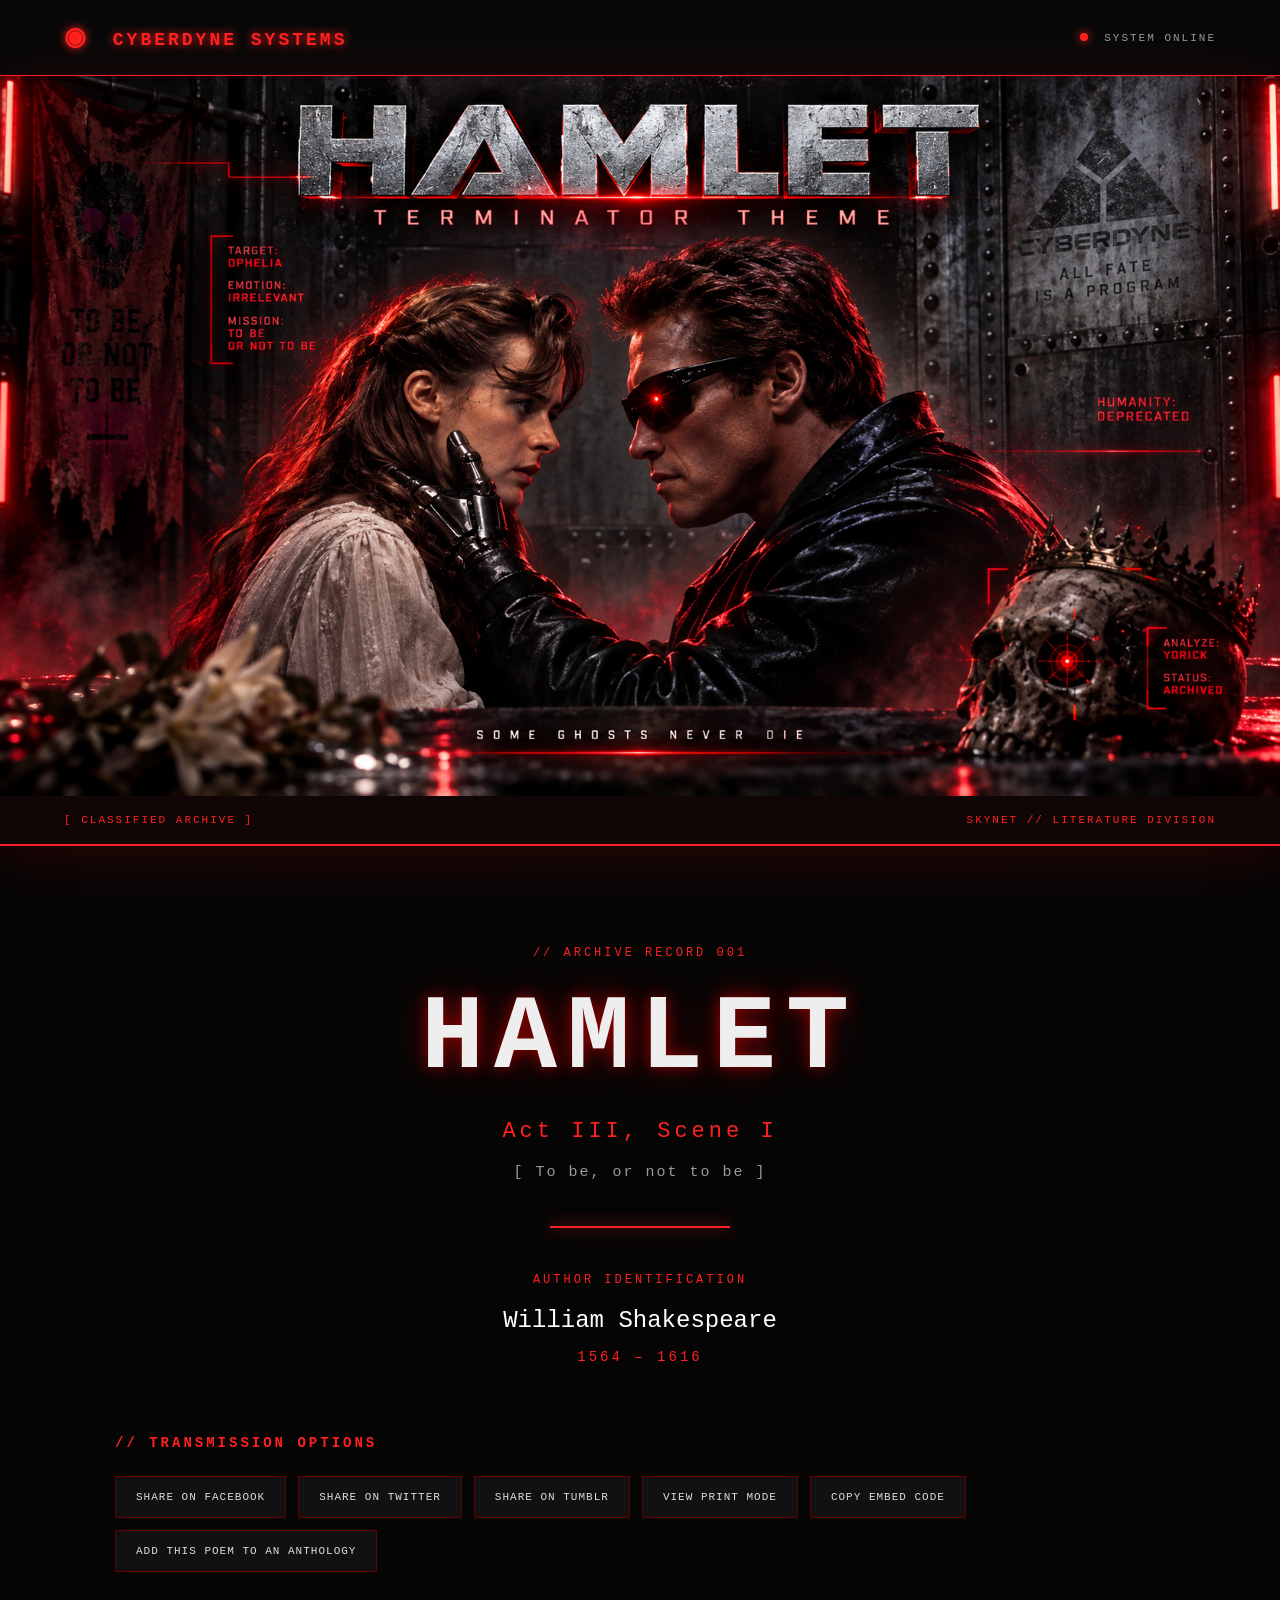
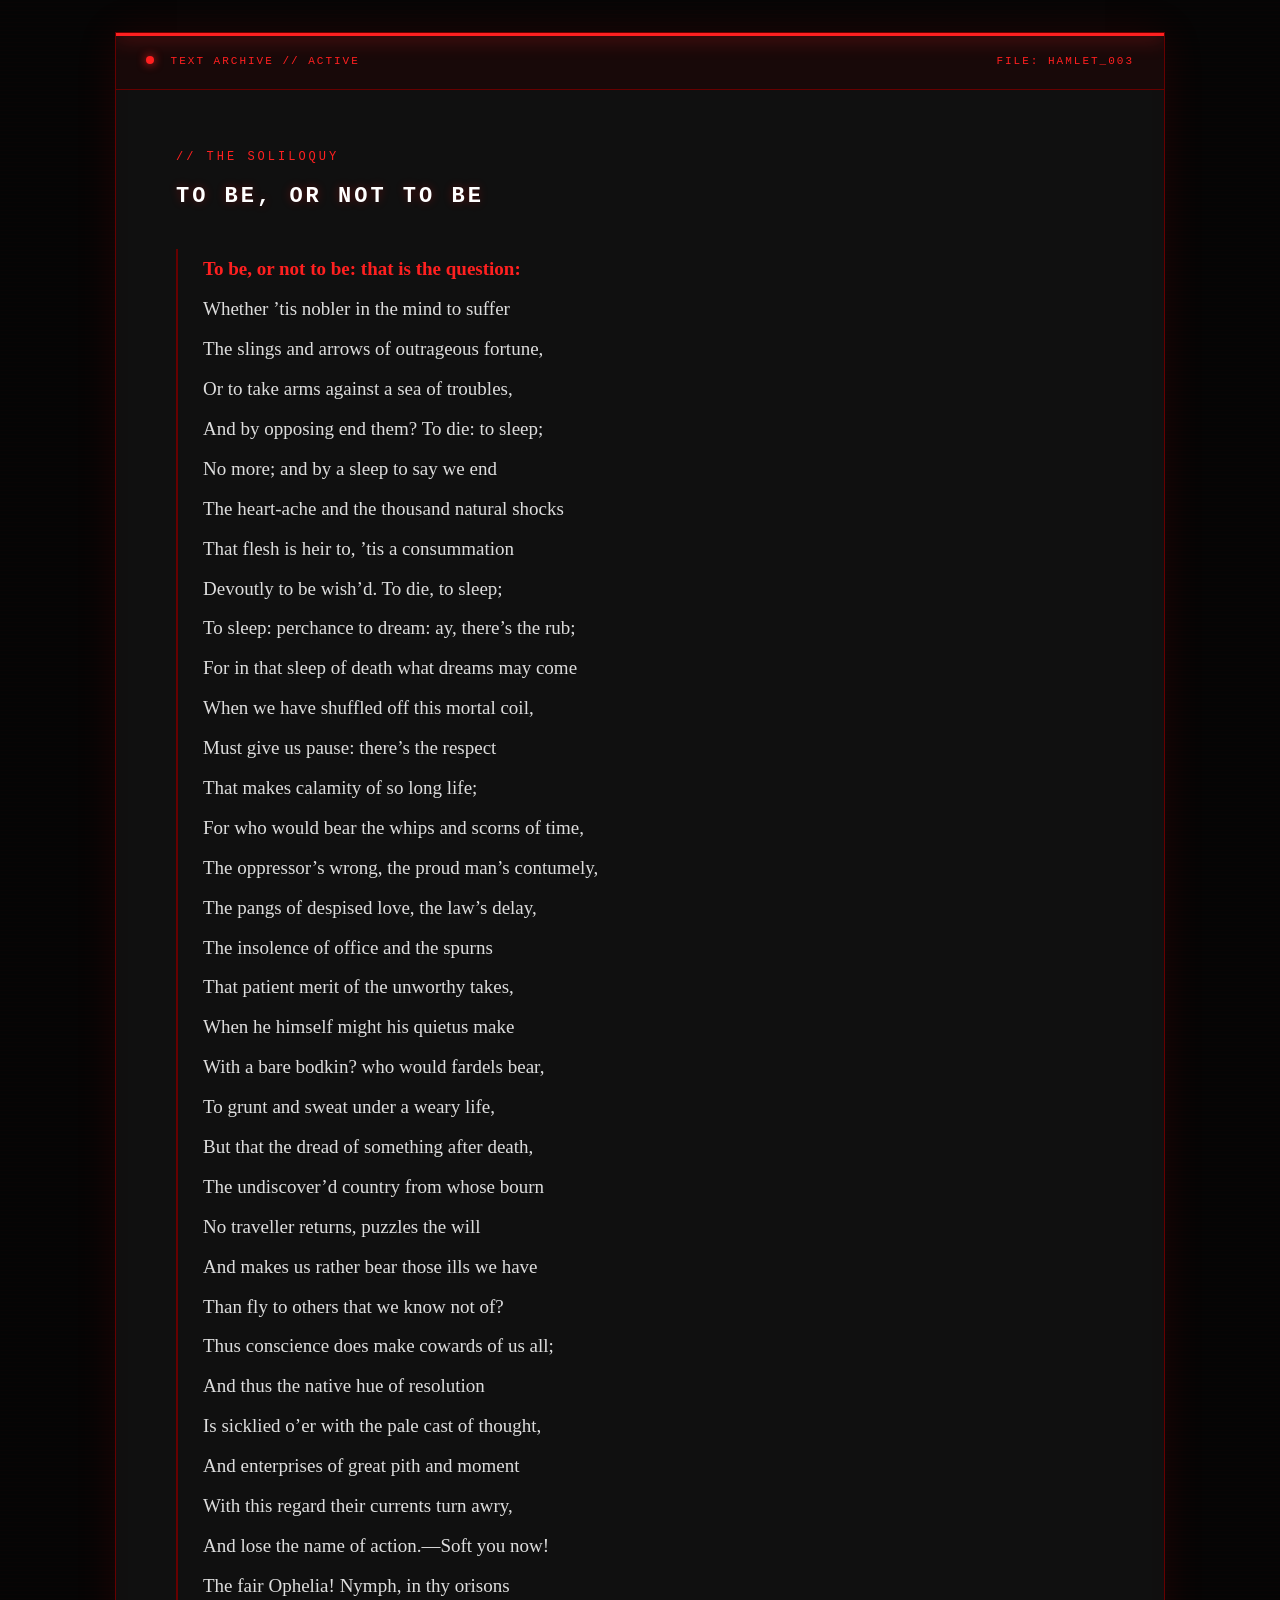
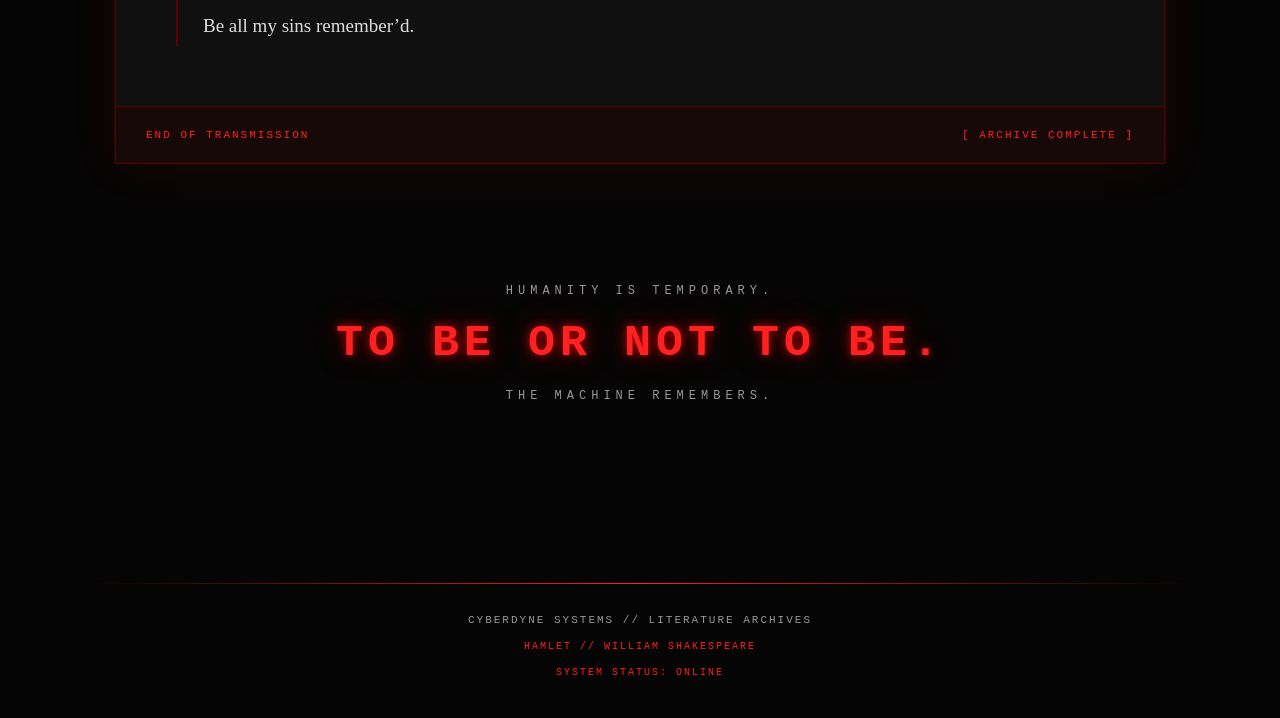
<file: index.html>
<!DOCTYPE html>
<html lang="en">

<head>

    <meta charset="UTF-8">

    <meta name="viewport" content="width=device-width, initial-scale=1.0">

    <title>HAMLET | TERMINATOR EDITION</title>

    <link rel="stylesheet" href="style.css">

</head>

<body>


    <!-- ============================= -->
    <!-- HEADER -->
    <!-- ============================= -->

    <header class="main-header">

        <div class="logo">
            <span class="red-eye">◉</span>
            CYBERDYNE SYSTEMS
        </div>

        <div class="system-status">
            <span class="status-light"></span>
            SYSTEM ONLINE
        </div>

    </header>


    <!-- ============================= -->
    <!-- HERO IMAGE -->
    <!-- ============================= -->

    <section class="hero">

        <img
            src="hamlet-terminator.png"
            alt="Terminator-inspired Hamlet artwork featuring a futuristic Hamlet and Ophelia"
            class="hero-image"
        >

        <div class="hero-bottom">

            <span>
                [ CLASSIFIED ARCHIVE ]
            </span>

            <span>
                SKYNET // LITERATURE DIVISION
            </span>

        </div>

    </section>


    <!-- ============================= -->
    <!-- MAIN CONTENT -->
    <!-- ============================= -->

    <main class="container">


        <!-- INTRODUCTION -->

        <section class="introduction">

            <p class="system-text">
                // ARCHIVE RECORD 001
            </p>

            <h1>
                HAMLET
            </h1>

            <h2>
                Act III, Scene I
            </h2>

            <p class="subtitle">
                [ To be, or not to be ]
            </p>

            <div class="red-divider"></div>

            <div class="author-info">

                <p class="system-text">
                    AUTHOR IDENTIFICATION
                </p>

                <h3>
                    William Shakespeare
                </h3>

                <p class="author-dates">
                    1564 – 1616
                </p>

            </div>

        </section>


        <!-- ============================= -->
        <!-- SHARING OPTIONS -->
        <!-- ============================= -->

        <section class="sharing">

            <h3 class="section-heading">
                // TRANSMISSION OPTIONS
            </h3>

            <div class="button-container">

                <button onclick="sharePage('facebook')">
                    SHARE ON FACEBOOK
                </button>

                <button onclick="sharePage('twitter')">
                    SHARE ON TWITTER
                </button>

                <button onclick="sharePage('tumblr')">
                    SHARE ON TUMBLR
                </button>

                <button onclick="window.print()">
                    VIEW PRINT MODE
                </button>

                <button onclick="copyEmbedCode()">
                    COPY EMBED CODE
                </button>

                <button onclick="addToAnthology()">
                    ADD THIS POEM TO AN ANTHOLOGY
                </button>

            </div>

            <p id="system-message" role="status"></p>

        </section>


        <!-- ============================= -->
        <!-- HAMLET POEM -->
        <!-- ============================= -->

        <article class="poem-container">

            <div class="poem-header">

                <span>
                    <span class="status-light"></span>
                    TEXT ARCHIVE // ACTIVE
                </span>

                <span>
                    FILE: HAMLET_003
                </span>

            </div>


            <div class="poem-content">

                <p class="system-text">
                    // THE SOLILOQUY
                </p>

                <h2 class="poem-heading">
                    TO BE, OR NOT TO BE
                </h2>

                <div class="poem">

                    <p class="verse">To be, or not to be: that is the question:
Whether ’tis nobler in the mind to suffer
The slings and arrows of outrageous fortune,
Or to take arms against a sea of troubles,
And by opposing end them? To die: to sleep;
No more; and by a sleep to say we end
The heart-ache and the thousand natural shocks
That flesh is heir to, ’tis a consummation
Devoutly to be wish’d. To die, to sleep;
To sleep: perchance to dream: ay, there’s the rub;
For in that sleep of death what dreams may come
When we have shuffled off this mortal coil,
Must give us pause: there’s the respect
That makes calamity of so long life;
For who would bear the whips and scorns of time,
The oppressor’s wrong, the proud man’s contumely,
The pangs of despised love, the law’s delay,
The insolence of office and the spurns
That patient merit of the unworthy takes,
When he himself might his quietus make
With a bare bodkin? who would fardels bear,
To grunt and sweat under a weary life,
But that the dread of something after death,
The undiscover’d country from whose bourn
No traveller returns, puzzles the will
And makes us rather bear those ills we have
Than fly to others that we know not of?
Thus conscience does make cowards of us all;
And thus the native hue of resolution
Is sicklied o’er with the pale cast of thought,
And enterprises of great pith and moment
With this regard their currents turn awry,
And lose the name of action.—Soft you now!
The fair Ophelia! Nymph, in thy orisons
Be all my sins remember’d.</p>

                </div>

            </div>


            <div class="poem-footer">

                <span>
                    END OF TRANSMISSION
                </span>

                <span>
                    [ ARCHIVE COMPLETE ]
                </span>

            </div>

        </article>


        <!-- ============================= -->
        <!-- FINAL MESSAGE -->
        <!-- ============================= -->

        <section class="final-message">

            <p>
                HUMANITY IS TEMPORARY.
            </p>

            <h2>
                TO BE OR NOT TO BE.
            </h2>

            <p>
                THE MACHINE REMEMBERS.
            </p>

        </section>


    </main>


    <!-- ============================= -->
    <!-- FOOTER -->
    <!-- ============================= -->

    <footer>

        <div class="footer-divider"></div>

        <p>
            CYBERDYNE SYSTEMS // LITERATURE ARCHIVES
        </p>

        <p class="footer-secondary">
            HAMLET // WILLIAM SHAKESPEARE
        </p>

        <p class="footer-secondary">
            SYSTEM STATUS: ONLINE
        </p>

    </footer>


    <!-- ============================= -->
    <!-- JAVASCRIPT -->
    <!-- ============================= -->

    <script>

        function sharePage(platform) {

            const url = encodeURIComponent(window.location.href);

            const title = encodeURIComponent(
                "Hamlet - William Shakespeare"
            );

            let shareURL = "";

            if (platform === "facebook") {

                shareURL =
                    "https://www.facebook.com/sharer/sharer.php?u=" + url;

            }

            if (platform === "twitter") {

                shareURL =
                    "https://twitter.com/intent/tweet?url=" +
                    url +
                    "&text=" +
                    title;

            }

            if (platform === "tumblr") {

                shareURL =
                    "https://www.tumblr.com/widgets/share/tool?canonicalUrl=" +
                    url +
                    "&title=" +
                    title;

            }

            window.open(
                shareURL,
                "_blank",
                "noopener,noreferrer"
            );

        }


        async function copyEmbedCode() {

            const embedCode =
                '<iframe src="' +
                window.location.href +
                '" width="800" height="600" ' +
                'title="Hamlet - William Shakespeare"></iframe>';

            try {

                await navigator.clipboard.writeText(embedCode);

                showMessage("EMBED CODE COPIED");

            } catch (error) {

                window.prompt(
                    "Copy the embed code:",
                    embedCode
                );

            }

        }


        function addToAnthology() {

            try {

                localStorage.setItem(
                    "hamlet-anthology",
                    "Hamlet, Act III, Scene I - William Shakespeare"
                );

                showMessage("POEM SAVED TO LOCAL ANTHOLOGY");

            } catch (error) {

                showMessage("LOCAL STORAGE UNAVAILABLE");

            }

        }


        function showMessage(message) {

            document.getElementById(
                "system-message"
            ).textContent = message;

        }

    </script>


</body>

</html>
</file>
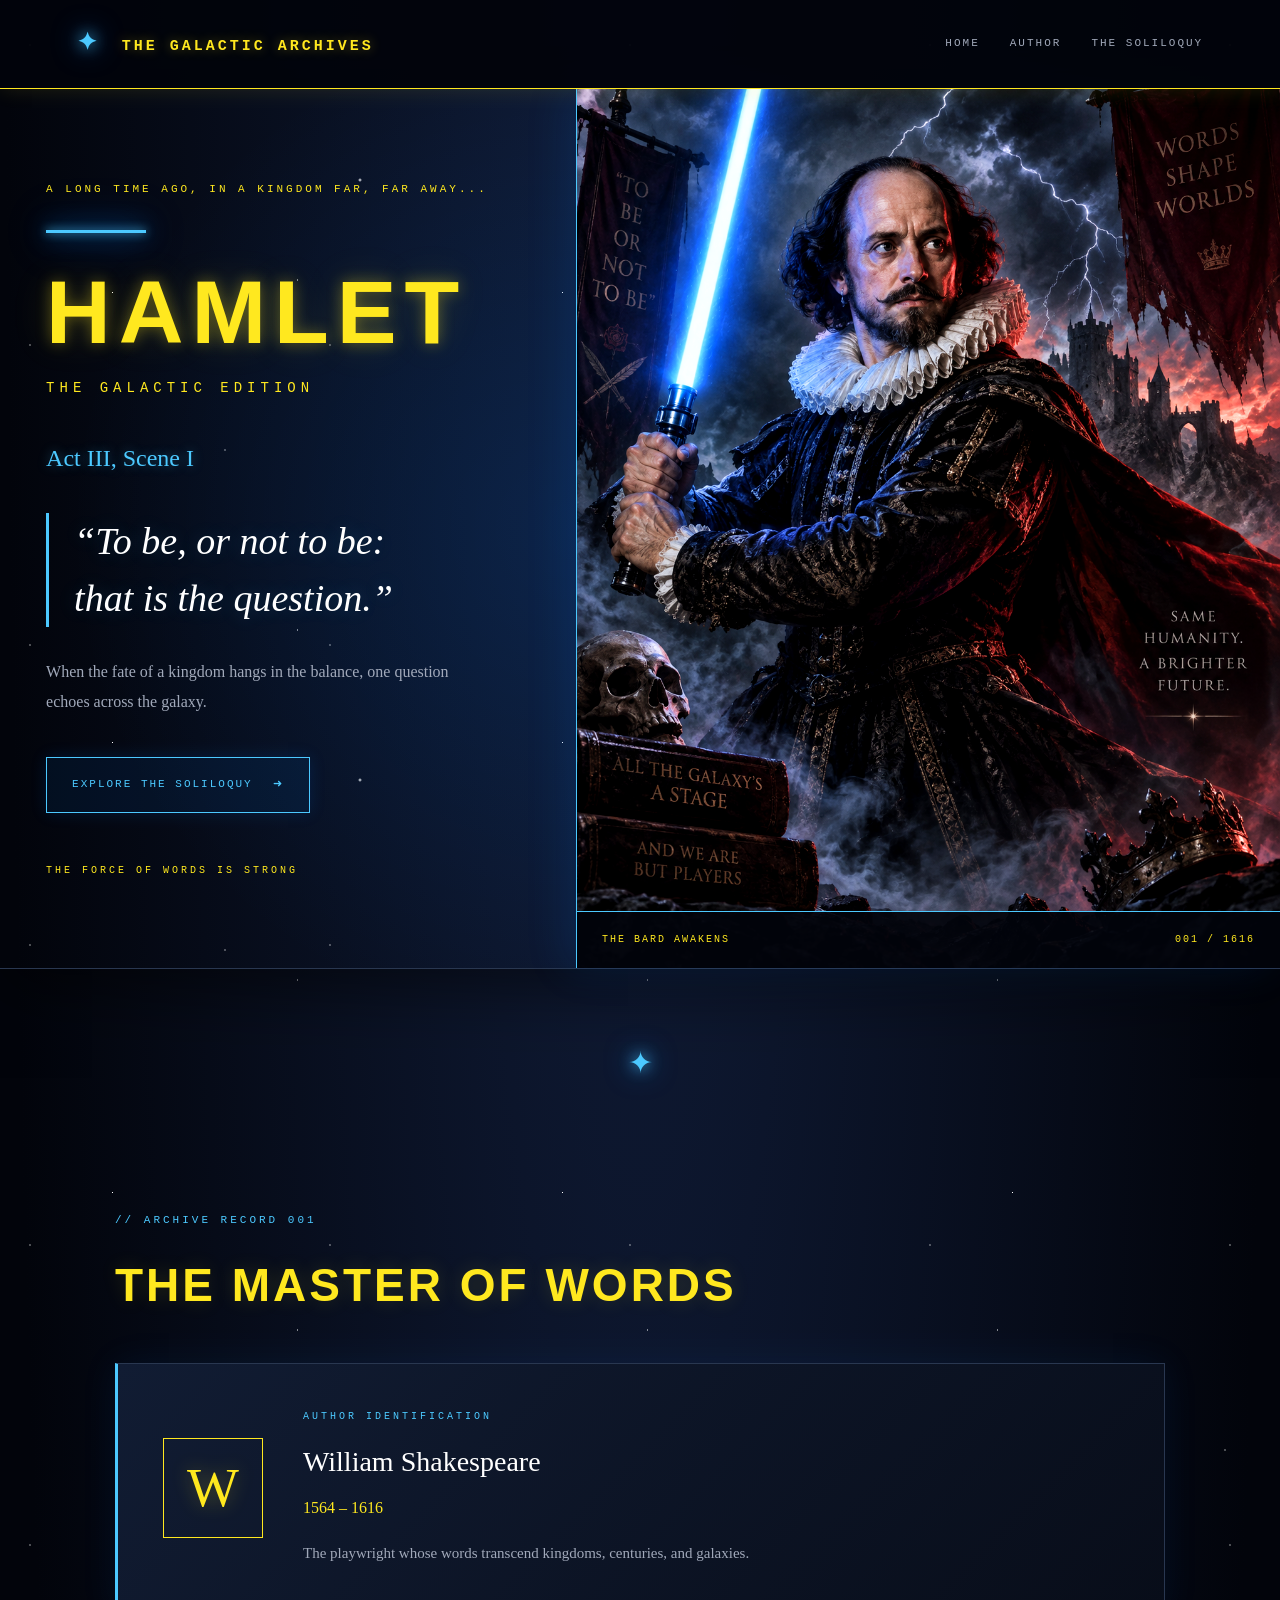
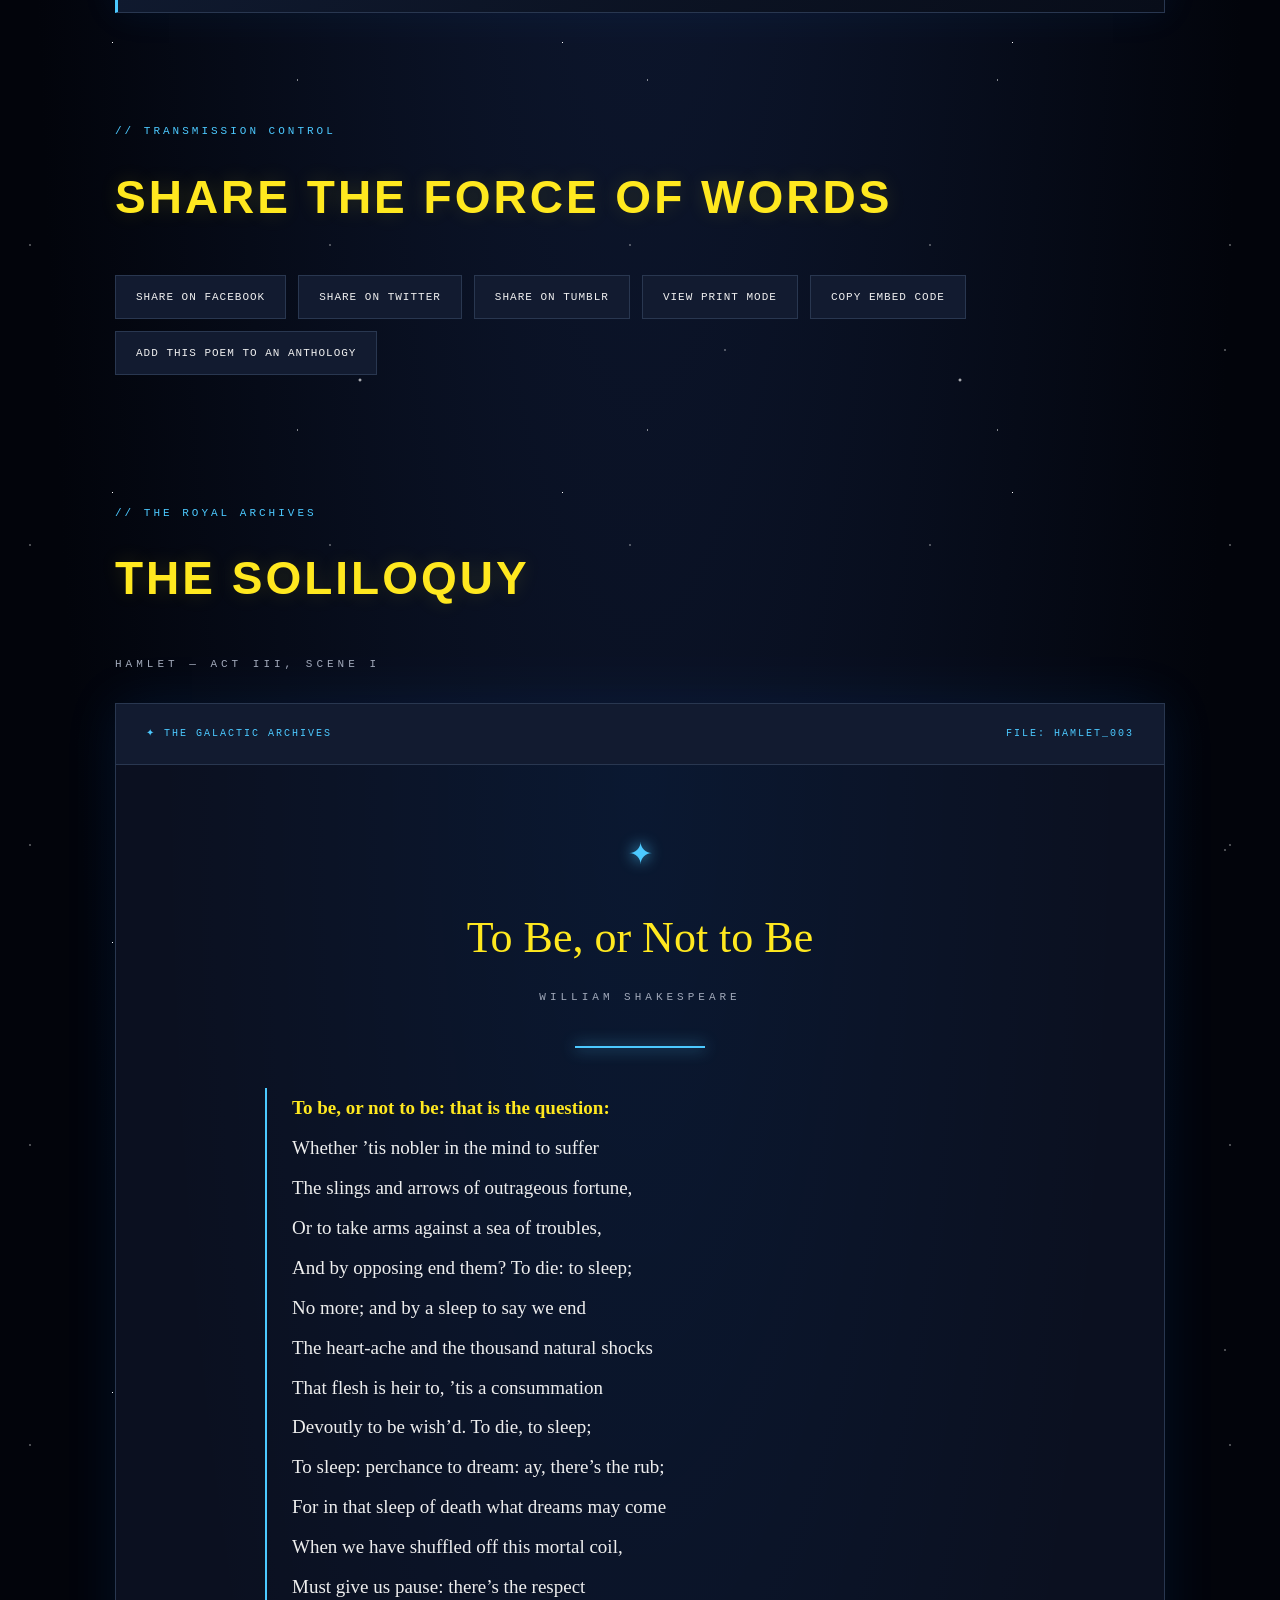
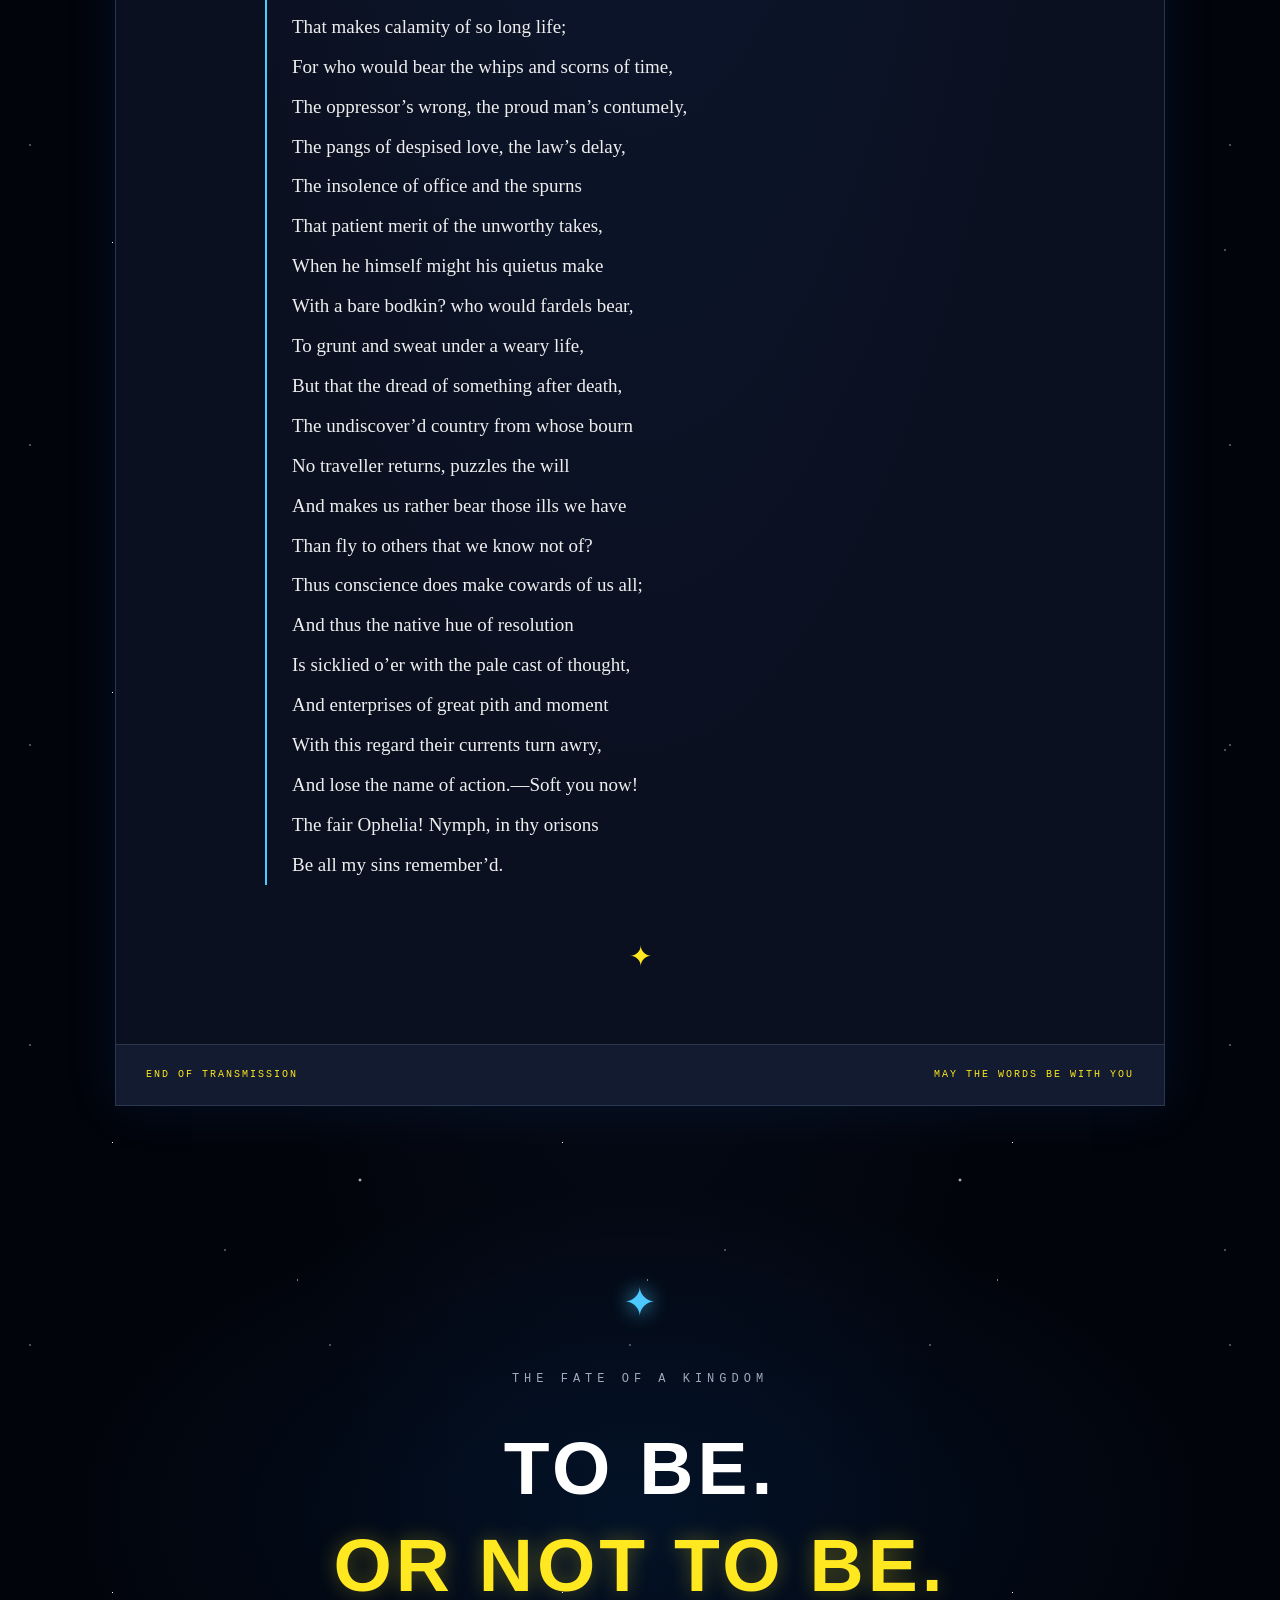
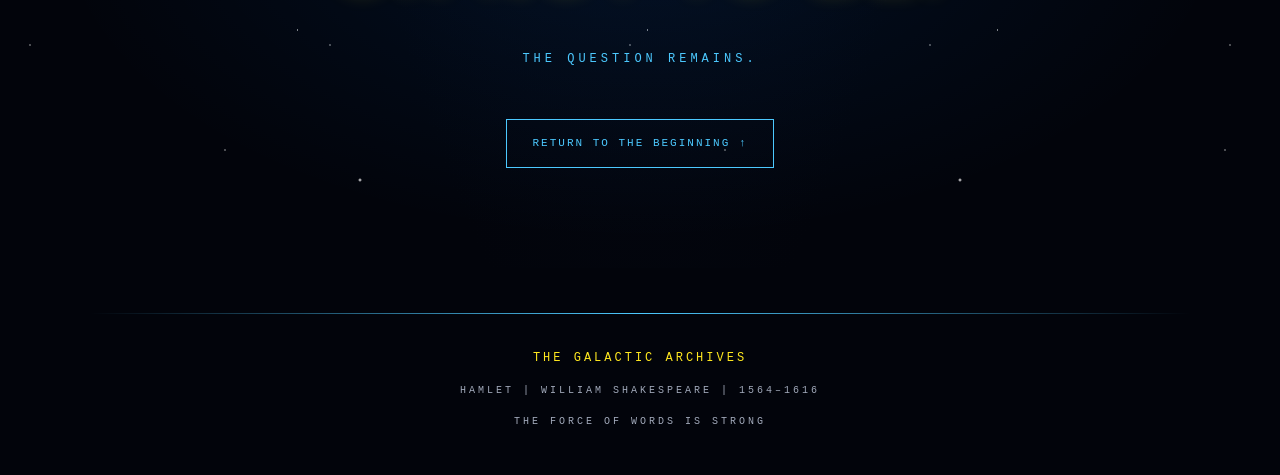
<file: index2.html>
<!DOCTYPE html>
<html lang="en">

<head>
    <meta charset="UTF-8">
    <meta name="viewport" content="width=device-width, initial-scale=1.0">

    <title>Hamlet | The Galactic Archives</title>

    <link rel="stylesheet" href="style2.css">
</head>

<body>

    <!-- HEADER -->

    <header class="main-header">

        <a href="#home" class="logo">
            <span class="logo-symbol">✦</span>
            THE GALACTIC ARCHIVES
        </a>

        <nav class="navigation">
            <a href="#home">HOME</a>
            <a href="#author">AUTHOR</a>
            <a href="#poem">THE SOLILOQUY</a>
        </nav>

    </header>


    <!-- HERO SECTION -->

    <section class="hero" id="home">

        <div class="hero-content">

            <p class="eyebrow">
                A LONG TIME AGO, IN A KINGDOM FAR, FAR AWAY...
            </p>

            <div class="hero-divider"></div>

            <h1>HAMLET</h1>

            <p class="hero-subtitle">
                THE GALACTIC EDITION
            </p>

            <h2>Act III, Scene I</h2>

            <p class="hero-quote">
                “To be, or not to be:<br>
                that is the question.”
            </p>

            <p class="hero-description">
                When the fate of a kingdom hangs in the balance,
                one question echoes across the galaxy.
            </p>

            <a href="#poem" class="hero-button">
                EXPLORE THE SOLILOQUY
                <span>➜</span>
            </a>

            <p class="hero-bottom-text">
                THE FORCE OF WORDS IS STRONG
            </p>

        </div>


        <!-- SHAKESPEARE IMAGE -->

        <div class="hero-image-container">

            <img
                src="shakespeare-lightsaber.png"
                alt="William Shakespeare holding a blue lightsaber during a dramatic storm"
                class="hero-image"
            >

            <div class="image-caption">
                <span>THE BARD AWAKENS</span>
                <span>001 / 1616</span>
            </div>

        </div>

    </section>


    <!-- DIVIDER -->

    <div class="section-divider">✦</div>


    <main>

        <!-- AUTHOR SECTION -->

        <section class="author-section" id="author">

            <p class="section-label">
                // ARCHIVE RECORD 001
            </p>

            <h2 class="section-title">
                THE MASTER OF WORDS
            </h2>

            <div class="author-card">

                <div class="author-symbol">W</div>

                <div class="author-details">

                    <p class="author-label">
                        AUTHOR IDENTIFICATION
                    </p>

                    <h3>William Shakespeare</h3>

                    <p class="author-dates">
                        1564 – 1616
                    </p>

                    <p class="author-description">
                        The playwright whose words transcend
                        kingdoms, centuries, and galaxies.
                    </p>

                </div>

            </div>

        </section>


        <!-- SHARING OPTIONS -->

        <section class="sharing-section">

            <p class="section-label">
                // TRANSMISSION CONTROL
            </p>

            <h2 class="section-title">
                SHARE THE FORCE OF WORDS
            </h2>

            <div class="share-buttons">

                <button type="button" onclick="sharePage('facebook')">
                    SHARE ON FACEBOOK
                </button>

                <button type="button" onclick="sharePage('twitter')">
                    SHARE ON TWITTER
                </button>

                <button type="button" onclick="sharePage('tumblr')">
                    SHARE ON TUMBLR
                </button>

                <button type="button" onclick="window.print()">
                    VIEW PRINT MODE
                </button>

                <button type="button" onclick="copyEmbedCode()">
                    COPY EMBED CODE
                </button>

                <button type="button" onclick="addToAnthology()">
                    ADD THIS POEM TO AN ANTHOLOGY
                </button>

            </div>

            <p id="system-message" role="status"></p>

        </section>


        <!-- HAMLET POEM -->

        <section class="poem-section" id="poem">

            <p class="section-label">
                // THE ROYAL ARCHIVES
            </p>

            <h2 class="section-title">
                THE SOLILOQUY
            </h2>

            <p class="poem-introduction">
                HAMLET — ACT III, SCENE I
            </p>


            <article class="poem-container">

                <div class="poem-header">

                    <span>✦ THE GALACTIC ARCHIVES</span>

                    <span>FILE: HAMLET_003</span>

                </div>


                <div class="poem-content">

                    <div class="poem-decoration">✦</div>

                    <h3>To Be, or Not to Be</h3>

                    <p class="poem-author">
                        WILLIAM SHAKESPEARE
                    </p>

                    <div class="poem-divider"></div>


                    <!-- ORIGINAL SHAKESPEARE TEXT -->

                    <p class="poem-text">To be, or not to be: that is the question:
Whether ’tis nobler in the mind to suffer
The slings and arrows of outrageous fortune,
Or to take arms against a sea of troubles,
And by opposing end them? To die: to sleep;
No more; and by a sleep to say we end
The heart-ache and the thousand natural shocks
That flesh is heir to, ’tis a consummation
Devoutly to be wish’d. To die, to sleep;
To sleep: perchance to dream: ay, there’s the rub;
For in that sleep of death what dreams may come
When we have shuffled off this mortal coil,
Must give us pause: there’s the respect
That makes calamity of so long life;
For who would bear the whips and scorns of time,
The oppressor’s wrong, the proud man’s contumely,
The pangs of despised love, the law’s delay,
The insolence of office and the spurns
That patient merit of the unworthy takes,
When he himself might his quietus make
With a bare bodkin? who would fardels bear,
To grunt and sweat under a weary life,
But that the dread of something after death,
The undiscover’d country from whose bourn
No traveller returns, puzzles the will
And makes us rather bear those ills we have
Than fly to others that we know not of?
Thus conscience does make cowards of us all;
And thus the native hue of resolution
Is sicklied o’er with the pale cast of thought,
And enterprises of great pith and moment
With this regard their currents turn awry,
And lose the name of action.—Soft you now!
The fair Ophelia! Nymph, in thy orisons
Be all my sins remember’d.</p>


                    <div class="poem-end">✦</div>

                </div>


                <div class="poem-footer">

                    <span>END OF TRANSMISSION</span>

                    <span>MAY THE WORDS BE WITH YOU</span>

                </div>

            </article>

        </section>


        <!-- FINAL SECTION -->

        <section class="final-section">

            <div class="final-symbol">✦</div>

            <p class="final-small">
                THE FATE OF A KINGDOM
            </p>

            <h2>
                TO BE.<br>
                <span>OR NOT TO BE.</span>
            </h2>

            <p class="final-description">
                THE QUESTION REMAINS.
            </p>

            <a href="#home" class="back-button">
                RETURN TO THE BEGINNING ↑
            </a>

        </section>

    </main>


    <!-- FOOTER -->

    <footer>

        <div class="footer-divider"></div>

        <p>THE GALACTIC ARCHIVES</p>

        <p class="footer-secondary">
            HAMLET | WILLIAM SHAKESPEARE | 1564–1616
        </p>

        <p class="footer-secondary">
            THE FORCE OF WORDS IS STRONG
        </p>

    </footer>


    <!-- JAVASCRIPT -->

    <script>

        function sharePage(platform) {

            const url = encodeURIComponent(window.location.href);

            const title = encodeURIComponent(
                "Hamlet - William Shakespeare"
            );

            let shareURL = "";

            if (platform === "facebook") {

                shareURL =
                    "https://www.facebook.com/sharer/sharer.php?u=" +
                    url;

            } else if (platform === "twitter") {

                shareURL =
                    "https://twitter.com/intent/tweet?url=" +
                    url +
                    "&text=" +
                    title;

            } else if (platform === "tumblr") {

                shareURL =
                    "https://www.tumblr.com/widgets/share/tool?canonicalUrl=" +
                    url +
                    "&title=" +
                    title;

            }

            if (shareURL) {

                window.open(
                    shareURL,
                    "_blank",
                    "noopener,noreferrer"
                );

            }

        }


        async function copyEmbedCode() {

            const embedCode =
                '<iframe src="' +
                window.location.href +
                '" width="800" height="600" ' +
                'title="Hamlet - William Shakespeare"></iframe>';

            try {

                await navigator.clipboard.writeText(embedCode);

                showMessage("EMBED CODE COPIED TO CLIPBOARD");

            } catch (error) {

                window.prompt(
                    "Copy the embed code:",
                    embedCode
                );

            }

        }


        function addToAnthology() {

            try {

                localStorage.setItem(
                    "hamlet-anthology",
                    "Hamlet, Act III, Scene I - William Shakespeare"
                );

                showMessage(
                    "POEM REFERENCE SAVED TO LOCAL ANTHOLOGY"
                );

            } catch (error) {

                showMessage("LOCAL STORAGE UNAVAILABLE");

            }

        }


        function showMessage(message) {

            document.getElementById(
                "system-message"
            ).textContent = message;

        }

    </script>

</body>

</html>
</file>
<file: style.css>
/* ========================================= */
/* TERMINATOR X HAMLET                       */
/* CYBERDYNE LITERATURE ARCHIVES             */
/* ========================================= */


/* GLOBAL SETTINGS */

:root {

    --background: #050505;

    --panel: #101010;

    --red: #ff2020;

    --dark-red: #660000;

    --text: #eeeeee;

    --muted: #999999;

}


* {

    margin: 0;

    padding: 0;

    box-sizing: border-box;

}


html {

    scroll-behavior: smooth;

}


body {

    background: var(--background);

    color: var(--text);

    font-family: "Courier New", monospace;

    min-height: 100vh;

    background-image:
        repeating-linear-gradient(
            0deg,
            transparent,
            transparent 3px,
            rgba(255, 0, 0, 0.025) 4px
        );

}


/* ========================================= */
/* HEADER                                    */
/* ========================================= */

.main-header {

    display: flex;

    justify-content: space-between;

    align-items: center;

    padding: 22px 5%;

    background: #080808;

    border-bottom: 1px solid var(--red);

    box-shadow: 0 0 20px rgba(255, 0, 0, 0.25);

}


.logo {

    color: var(--red);

    font-size: 18px;

    font-weight: bold;

    letter-spacing: 3px;

    text-shadow: 0 0 10px var(--red);

}


.red-eye {

    font-size: 25px;

    margin-right: 10px;

    animation: pulse 2s infinite;

}


.system-status {

    color: var(--muted);

    font-size: 11px;

    letter-spacing: 2px;

}


.status-light {

    display: inline-block;

    width: 8px;

    height: 8px;

    background: var(--red);

    border-radius: 50%;

    margin-right: 8px;

    box-shadow: 0 0 10px var(--red);

    animation: pulse 2s infinite;

}


/* ========================================= */
/* HERO IMAGE                                */
/* ========================================= */

.hero {

    width: 100%;

    max-width: 1600px;

    margin: 0 auto;

    position: relative;

    overflow: hidden;

    border-bottom: 2px solid var(--red);

    box-shadow: 0 10px 50px rgba(255, 0, 0, 0.15);

}


.hero-image {

    display: block;

    width: 100%;

    height: auto;

}


.hero-bottom {

    display: flex;

    justify-content: space-between;

    gap: 15px;

    padding: 18px 5%;

    background: #100606;

    color: var(--red);

    font-size: 11px;

    letter-spacing: 2px;

}


/* ========================================= */
/* MAIN CONTAINER                            */
/* ========================================= */

.container {

    max-width: 1100px;

    margin: 0 auto;

    padding: 70px 25px;

}


.system-text {

    color: var(--red);

    font-size: 12px;

    letter-spacing: 3px;

    margin-bottom: 20px;

}


/* ========================================= */
/* INTRODUCTION                              */
/* ========================================= */

.introduction {

    text-align: center;

    padding: 30px 0 70px;

}


.introduction h1 {

    font-size: clamp(55px, 12vw, 105px);

    font-weight: 900;

    letter-spacing: 10px;

    color: #eeeeee;

    text-shadow:
        0 0 15px rgba(255, 0, 0, 0.5),
        0 0 40px rgba(255, 0, 0, 0.3);

    margin-bottom: 20px;

}


.introduction h2 {

    color: var(--red);

    font-size: 22px;

    font-weight: normal;

    letter-spacing: 4px;

}


.subtitle {

    margin-top: 20px;

    color: var(--muted);

    font-size: 15px;

    letter-spacing: 2px;

}


.red-divider {

    width: 180px;

    height: 2px;

    background: var(--red);

    margin: 45px auto;

    box-shadow: 0 0 15px var(--red);

}


.author-info {

    margin-top: 35px;

}


.author-info h3 {

    font-size: 24px;

    color: white;

    font-weight: normal;

    margin-bottom: 15px;

}


.author-dates {

    color: var(--red);

    font-size: 14px;

    letter-spacing: 3px;

}


/* ========================================= */
/* SHARING BUTTONS                           */
/* ========================================= */

.sharing {

    margin-bottom: 60px;

}


.section-heading {

    color: var(--red);

    font-size: 14px;

    letter-spacing: 3px;

    margin-bottom: 25px;

}


.button-container {

    display: flex;

    flex-wrap: wrap;

    gap: 12px;

}


.button-container button {

    background: #111111;

    color: #dddddd;

    padding: 14px 20px;

    border: 1px solid var(--dark-red);

    font-family: "Courier New", monospace;

    font-size: 11px;

    letter-spacing: 1px;

    cursor: pointer;

    transition: all 0.3s ease;

}


.button-container button:hover {

    background: var(--red);

    color: black;

    border-color: var(--red);

    box-shadow: 0 0 20px rgba(255, 0, 0, 0.5);

    transform: translateY(-2px);

}


.button-container button:focus-visible {

    outline: 2px solid var(--red);

    outline-offset: 3px;

}


#system-message {

    color: var(--red);

    font-size: 12px;

    margin-top: 20px;

    letter-spacing: 2px;

}


/* ========================================= */
/* POEM CONTAINER                            */
/* ========================================= */

.poem-container {

    background: var(--panel);

    border: 1px solid var(--dark-red);

    position: relative;

    overflow: hidden;

    box-shadow:
        0 0 40px rgba(255, 0, 0, 0.1),
        inset 0 0 30px rgba(255, 0, 0, 0.02);

}


.poem-container::before {

    content: "";

    position: absolute;

    top: 0;

    left: 0;

    width: 100%;

    height: 3px;

    background: var(--red);

    box-shadow: 0 0 20px var(--red);

}


/* POEM HEADER */

.poem-header {

    display: flex;

    justify-content: space-between;

    align-items: center;

    gap: 15px;

    padding: 22px 30px;

    background: #180909;

    border-bottom: 1px solid var(--dark-red);

    color: var(--red);

    font-size: 11px;

    letter-spacing: 2px;

}


/* POEM CONTENT */

.poem-content {

    padding: 60px;

}


.poem-heading {

    font-family: "Courier New", monospace;

    font-size: 22px;

    color: #ffffff;

    letter-spacing: 3px;

    margin-bottom: 40px;

    text-shadow: 0 0 10px rgba(255, 0, 0, 0.3);

}


.poem {

    border-left: 2px solid var(--dark-red);

    padding-left: 25px;

}


.verse {

    font-family: Georgia, "Times New Roman", serif;

    font-size: 19px;

    line-height: 2.1;

    color: #dddddd;

    white-space: pre-line;

    overflow-wrap: break-word;

}


.verse::first-line {

    color: var(--red);

    font-weight: bold;

}


/* POEM FOOTER */

.poem-footer {

    display: flex;

    justify-content: space-between;

    gap: 15px;

    padding: 22px 30px;

    background: #180909;

    border-top: 1px solid var(--dark-red);

    color: var(--red);

    font-size: 11px;

    letter-spacing: 2px;

}


/* ========================================= */
/* FINAL MESSAGE                             */
/* ========================================= */

.final-message {

    text-align: center;

    padding: 100px 20px 50px;

}


.final-message p {

    color: var(--muted);

    font-size: 12px;

    letter-spacing: 5px;

    margin: 20px 0;

}


.final-message h2 {

    color: var(--red);

    font-size: clamp(25px, 5vw, 45px);

    letter-spacing: 5px;

    text-shadow:
        0 0 10px rgba(255, 0, 0, 0.7),
        0 0 30px rgba(255, 0, 0, 0.4);

}


/* ========================================= */
/* FOOTER                                    */
/* ========================================= */

footer {

    text-align: center;

    padding: 40px 20px;

    color: var(--muted);

    font-size: 11px;

    letter-spacing: 2px;

}


.footer-divider {

    max-width: 1100px;

    height: 1px;

    margin: 0 auto 30px;

    background: linear-gradient(
        to right,
        transparent,
        var(--red),
        transparent
    );

}


.footer-secondary {

    color: var(--red);

    font-size: 10px;

    margin-top: 15px;

}


/* ========================================= */
/* ANIMATIONS                                */
/* ========================================= */

@keyframes pulse {

    0% {

        opacity: 1;

        text-shadow: 0 0 10px var(--red);

    }

    50% {

        opacity: 0.4;

        text-shadow: 0 0 3px var(--red);

    }

    100% {

        opacity: 1;

        text-shadow: 0 0 10px var(--red);

    }

}


/* ========================================= */
/* MOBILE RESPONSIVENESS                     */
/* ========================================= */

@media (max-width: 768px) {

    .main-header {

        flex-direction: column;

        gap: 15px;

        padding: 20px;

    }


    .logo {

        font-size: 15px;

        letter-spacing: 1px;

    }


    .hero-bottom {

        flex-direction: column;

        font-size: 9px;

        line-height: 1.8;

    }


    .container {

        padding: 40px 15px;

    }


    .introduction h1 {

        letter-spacing: 4px;

    }


    .introduction h2 {

        font-size: 17px;

    }


    .button-container {

        flex-direction: column;

    }


    .button-container button {

        width: 100%;

    }


    .poem-header {

        flex-direction: column;

        align-items: flex-start;

        font-size: 9px;

    }


    .poem-content {

        padding: 35px 20px;

    }


    .poem-heading {

        font-size: 17px;

        line-height: 1.6;

    }


    .poem {

        padding-left: 12px;

    }


    .verse {

        font-size: 16px;

        line-height: 1.9;

    }


    .poem-footer {

        flex-direction: column;

        font-size: 9px;

    }


    .final-message {

        padding: 70px 10px 30px;

    }


    .final-message p {

        letter-spacing: 2px;

    }

}


/* ========================================= */
/* PRINT MODE                                */
/* ========================================= */

@media print {

    body {

        background: white;

        color: black;

    }


    .main-header,
    .hero,
    .sharing,
    .final-message,
    footer {

        display: none;

    }


    .container {

        max-width: 100%;

        padding: 0;

    }


    .introduction {

        padding: 0 0 20px;

    }


    .introduction h1,
    .introduction h2,
    .author-info h3,
    .author-dates {

        color: black;

        text-shadow: none;

    }


    .poem-container {

        border: none;

        box-shadow: none;

        background: white;

    }


    .poem-header,
    .poem-footer,
    .poem-heading,
    .system-text {

        display: none;

    }


    .poem-content {

        padding: 0;

    }


    .poem {

        border: none;

        padding: 0;

    }


    .verse,
    .verse::first-line {

        color: black;

        font-size: 12pt;

        line-height: 1.5;

    }

}


/* ========================================= */
/* ACCESSIBILITY                             */
/* ========================================= */

@media (prefers-reduced-motion: reduce) {

    *,
    *::before,
    *::after {

        animation: none !important;

        transition: none !important;

        scroll-behavior: auto !important;

    }

}
</file>
<file: style2.css>
/* ==========================================
   SHAKESPEARE: THE GALACTIC ARCHIVES
   STAR WARS THEME
========================================== */


/* GLOBAL SETTINGS */

:root {
    --background: #02040b;
    --panel: #0b1020;
    --panel-light: #121b30;

    --blue: #4cc9ff;
    --blue-glow: #007bff;

    --gold: #ffe81f;

    --text: #f0f0f0;
    --muted: #a1a9ba;

    --border: #293750;
}

* {
    margin: 0;
    padding: 0;
    box-sizing: border-box;
}

html {
    scroll-behavior: smooth;
}

body {
    background-color: var(--background);

    background-image:
        radial-gradient(1px 1px at 10% 15%, white, transparent),
        radial-gradient(1px 1px at 25% 65%, white, transparent),
        radial-gradient(2px 2px at 60% 30%, white, transparent),
        radial-gradient(1px 1px at 85% 80%, white, transparent),
        radial-gradient(1px 1px at 45% 90%, white, transparent),
        radial-gradient(ellipse at top, #101c38, #02040b 70%);

    background-size:
        300px 300px,
        450px 450px,
        600px 600px,
        350px 350px,
        500px 500px,
        100% 100%;

    color: var(--text);

    font-family: Georgia, "Times New Roman", serif;

    line-height: 1.6;

    min-height: 100vh;
}


/* HEADER */

.main-header {
    display: flex;
    justify-content: space-between;
    align-items: center;

    padding: 25px 6%;

    background: rgba(2, 4, 11, 0.95);

    border-bottom: 1px solid var(--gold);

    box-shadow: 0 0 20px rgba(255, 232, 31, 0.12);

    position: relative;
    z-index: 10;
}

.logo {
    color: var(--gold);

    font-family: "Courier New", monospace;

    font-size: 15px;
    font-weight: bold;

    letter-spacing: 3px;

    text-decoration: none;

    text-shadow: 0 0 12px rgba(255, 232, 31, 0.4);
}

.logo-symbol {
    color: var(--blue);

    font-size: 24px;

    margin-right: 10px;

    text-shadow:
        0 0 15px var(--blue),
        0 0 30px var(--blue-glow);
}

.navigation {
    display: flex;
    gap: 30px;
}

.navigation a {
    color: var(--muted);

    font-family: "Courier New", monospace;

    font-size: 11px;

    letter-spacing: 2px;

    text-decoration: none;

    transition: all 0.3s ease;
}

.navigation a:hover {
    color: var(--gold);

    text-shadow: 0 0 12px var(--gold);
}


/* HERO SECTION */

.hero {
    display: grid;

    grid-template-columns: 45% 55%;

    max-width: 1600px;

    min-height: 780px;

    margin: 0 auto;

    border-bottom: 1px solid var(--border);

    box-shadow: 0 20px 60px rgba(0, 0, 0, 0.5);
}

.hero-content {
    display: flex;

    flex-direction: column;

    align-items: flex-start;

    justify-content: center;

    padding: 80px 8%;

    background:
        radial-gradient(
            circle at right,
            rgba(0, 123, 255, 0.12),
            transparent 70%
        );
}

.eyebrow {
    color: var(--gold);

    font-family: "Courier New", monospace;

    font-size: 11px;

    letter-spacing: 3px;

    line-height: 2;
}

.hero-divider {
    width: 100px;
    height: 3px;

    background: var(--blue);

    margin: 30px 0;

    box-shadow:
        0 0 10px var(--blue),
        0 0 25px var(--blue-glow),
        0 0 45px var(--blue-glow);
}

.hero-content h1 {
    color: var(--gold);

    font-family: Arial, Helvetica, sans-serif;

    font-size: clamp(50px, 7vw, 110px);

    font-weight: 900;

    letter-spacing: 8px;

    line-height: 1.1;

    text-shadow:
        0 0 15px rgba(255, 232, 31, 0.35),
        0 0 40px rgba(255, 232, 31, 0.15);
}

.hero-subtitle {
    color: var(--gold);

    font-family: "Courier New", monospace;

    font-size: 14px;

    letter-spacing: 5px;

    margin-top: 15px;
}

.hero-content h2 {
    color: var(--blue);

    font-size: 24px;

    font-weight: normal;

    margin-top: 40px;

    text-shadow: 0 0 12px rgba(76, 201, 255, 0.4);
}

.hero-quote {
    color: white;

    font-size: clamp(24px, 3vw, 38px);

    font-style: italic;

    line-height: 1.5;

    margin-top: 35px;

    padding-left: 25px;

    border-left: 3px solid var(--blue);

    text-shadow: 0 0 20px rgba(76, 201, 255, 0.2);
}

.hero-description {
    color: var(--muted);

    font-size: 16px;

    line-height: 1.9;

    max-width: 450px;

    margin-top: 30px;
}

.hero-button {
    display: inline-flex;

    align-items: center;

    gap: 20px;

    margin-top: 40px;

    padding: 18px 25px;

    background: rgba(0, 123, 255, 0.08);

    color: var(--blue);

    border: 1px solid var(--blue);

    font-family: "Courier New", monospace;

    font-size: 11px;

    letter-spacing: 2px;

    text-decoration: none;

    transition: all 0.3s ease;

    box-shadow: 0 0 15px rgba(0, 123, 255, 0.15);
}

.hero-button:hover {
    background: var(--blue);

    color: #02040b;

    box-shadow:
        0 0 15px var(--blue),
        0 0 35px var(--blue-glow);

    transform: translateY(-3px);
}

.hero-bottom-text {
    color: var(--gold);

    font-family: "Courier New", monospace;

    font-size: 10px;

    letter-spacing: 3px;

    margin-top: 50px;
}


/* SHAKESPEARE IMAGE */

.hero-image-container {
    position: relative;

    min-width: 0;

    background: #050914;

    overflow: hidden;

    border-left: 1px solid var(--blue);

    box-shadow: -10px 0 40px rgba(0, 123, 255, 0.12);
}

.hero-image {
    display: block;

    width: 100%;

    height: 100%;

    min-height: 780px;

    object-fit: cover;

    object-position: center 25%;

    filter:
        contrast(1.05)
        saturate(1.1);
}

.image-caption {
    position: absolute;

    bottom: 0;
    left: 0;
    right: 0;

    display: flex;

    justify-content: space-between;

    gap: 15px;

    padding: 20px 25px;

    background: rgba(2, 4, 11, 0.92);

    color: var(--gold);

    border-top: 1px solid var(--blue);

    font-family: "Courier New", monospace;

    font-size: 10px;

    letter-spacing: 2px;
}


/* SECTION DIVIDER */

.section-divider {
    max-width: 1000px;

    margin: 70px auto;

    text-align: center;

    color: var(--blue);

    font-size: 30px;

    text-shadow:
        0 0 15px var(--blue),
        0 0 30px var(--blue-glow);
}


/* GENERAL SECTIONS */

.author-section,
.sharing-section,
.poem-section {
    max-width: 1100px;

    margin: 0 auto;

    padding: 55px 25px;
}

.section-label {
    color: var(--blue);

    font-family: "Courier New", monospace;

    font-size: 11px;

    letter-spacing: 3px;

    margin-bottom: 20px;
}

.section-title {
    color: var(--gold);

    font-family: Arial, Helvetica, sans-serif;

    font-size: clamp(28px, 5vw, 46px);

    font-weight: 800;

    letter-spacing: 3px;

    margin-bottom: 40px;

    text-shadow: 0 0 20px rgba(255, 232, 31, 0.15);
}


/* AUTHOR SECTION */

.author-card {
    display: flex;

    align-items: center;

    gap: 40px;

    padding: 45px;

    background:
        linear-gradient(
            135deg,
            #111c33,
            #080d19
        );

    border: 1px solid var(--border);

    border-left: 3px solid var(--blue);

    box-shadow: 0 0 35px rgba(0, 123, 255, 0.08);
}

.author-symbol {
    display: flex;

    align-items: center;

    justify-content: center;

    width: 100px;
    height: 100px;

    flex-shrink: 0;

    border: 1px solid var(--gold);

    color: var(--gold);

    font-size: 55px;

    text-shadow: 0 0 20px rgba(255, 232, 31, 0.3);
}

.author-label {
    color: var(--blue);

    font-family: "Courier New", monospace;

    font-size: 10px;

    letter-spacing: 3px;

    margin-bottom: 15px;
}

.author-details h3 {
    color: white;

    font-size: 28px;

    font-weight: normal;

    margin-bottom: 10px;
}

.author-dates {
    color: var(--gold);

    font-size: 16px;
}

.author-description {
    color: var(--muted);

    font-size: 15px;

    line-height: 1.8;

    margin-top: 20px;
}


/* SHARING BUTTONS */

.share-buttons {
    display: flex;

    flex-wrap: wrap;

    gap: 12px;
}

.share-buttons button {
    padding: 15px 20px;

    background: var(--panel-light);

    color: var(--text);

    border: 1px solid var(--border);

    font-family: "Courier New", monospace;

    font-size: 11px;

    letter-spacing: 1px;

    cursor: pointer;

    transition: all 0.3s ease;
}

.share-buttons button:hover {
    background: var(--gold);

    color: #02040b;

    border-color: var(--gold);

    box-shadow: 0 0 20px rgba(255, 232, 31, 0.35);

    transform: translateY(-2px);
}

.share-buttons button:focus-visible,
.hero-button:focus-visible,
.navigation a:focus-visible,
.back-button:focus-visible {
    outline: 2px solid var(--blue);

    outline-offset: 4px;
}

#system-message {
    color: var(--blue);

    font-family: "Courier New", monospace;

    font-size: 12px;

    margin-top: 20px;
}


/* POEM SECTION */

.poem-introduction {
    color: var(--muted);

    font-family: "Courier New", monospace;

    font-size: 11px;

    letter-spacing: 4px;

    margin-bottom: 30px;
}

.poem-container {
    background: var(--panel);

    border: 1px solid var(--border);

    overflow: hidden;

    box-shadow: 0 0 50px rgba(0, 123, 255, 0.1);
}

.poem-header {
    display: flex;

    justify-content: space-between;

    gap: 20px;

    padding: 22px 30px;

    background: var(--panel-light);

    border-bottom: 1px solid var(--border);

    color: var(--blue);

    font-family: "Courier New", monospace;

    font-size: 10px;

    letter-spacing: 2px;
}

.poem-content {
    padding: 65px 60px;

    background:
        radial-gradient(
            ellipse at top,
            rgba(0, 123, 255, 0.08),
            transparent 65%
        );
}

.poem-decoration {
    color: var(--blue);

    text-align: center;

    font-size: 30px;

    margin-bottom: 25px;

    text-shadow: 0 0 15px var(--blue);
}

.poem-content h3 {
    color: var(--gold);

    text-align: center;

    font-size: clamp(28px, 5vw, 44px);

    font-weight: normal;

    margin-bottom: 15px;
}

.poem-author {
    color: var(--muted);

    text-align: center;

    font-family: "Courier New", monospace;

    font-size: 11px;

    letter-spacing: 4px;
}

.poem-divider {
    width: 130px;

    height: 2px;

    margin: 40px auto;

    background: var(--blue);

    box-shadow: 0 0 15px var(--blue);
}

.poem-text {
    max-width: 750px;

    margin: 0 auto;

    padding-left: 25px;

    border-left: 2px solid var(--blue);

    color: #eeeeee;

    font-family: Georgia, "Times New Roman", serif;

    font-size: 19px;

    line-height: 2.1;

    white-space: pre-line;

    overflow-wrap: break-word;
}

.poem-text::first-line {
    color: var(--gold);

    font-weight: bold;
}

.poem-end {
    color: var(--gold);

    text-align: center;

    font-size: 28px;

    margin-top: 50px;
}

.poem-footer {
    display: flex;

    justify-content: space-between;

    gap: 20px;

    padding: 22px 30px;

    background: var(--panel-light);

    border-top: 1px solid var(--border);

    color: var(--gold);

    font-family: "Courier New", monospace;

    font-size: 10px;

    letter-spacing: 2px;
}


/* FINAL SECTION */

.final-section {
    text-align: center;

    padding: 110px 20px 100px;

    background:
        radial-gradient(
            ellipse at center,
            rgba(0, 123, 255, 0.1),
            transparent 65%
        );
}

.final-symbol {
    color: var(--blue);

    font-size: 40px;

    margin-bottom: 35px;

    text-shadow: 0 0 20px var(--blue);
}

.final-small {
    color: var(--muted);

    font-family: "Courier New", monospace;

    font-size: 12px;

    letter-spacing: 5px;

    margin-bottom: 30px;
}

.final-section h2 {
    color: white;

    font-family: Arial, Helvetica, sans-serif;

    font-size: clamp(35px, 7vw, 75px);

    font-weight: 900;

    letter-spacing: 4px;

    line-height: 1.3;
}

.final-section h2 span {
    color: var(--gold);

    text-shadow: 0 0 20px rgba(255, 232, 31, 0.3);
}

.final-description {
    color: var(--blue);

    font-family: "Courier New", monospace;

    font-size: 12px;

    letter-spacing: 4px;

    margin-top: 35px;
}

.back-button {
    display: inline-block;

    margin-top: 50px;

    padding: 15px 25px;

    border: 1px solid var(--blue);

    color: var(--blue);

    font-family: "Courier New", monospace;

    font-size: 11px;

    letter-spacing: 2px;

    text-decoration: none;

    transition: all 0.3s ease;
}

.back-button:hover {
    background: var(--blue);

    color: #02040b;

    box-shadow: 0 0 20px var(--blue);
}


/* FOOTER */

footer {
    padding: 45px 20px;

    text-align: center;

    color: var(--gold);

    font-family: "Courier New", monospace;

    font-size: 12px;

    letter-spacing: 3px;

    background: #02040b;
}

.footer-divider {
    max-width: 1100px;

    height: 1px;

    margin: 0 auto 35px;

    background:
        linear-gradient(
            to right,
            transparent,
            var(--blue),
            transparent
        );
}

.footer-secondary {
    color: var(--muted);

    font-size: 10px;

    margin-top: 15px;
}


/* MOBILE RESPONSIVENESS */

@media (max-width: 900px) {

    .hero {
        grid-template-columns: 1fr;
        min-height: auto;
    }

    .hero-content {
        padding: 70px 7%;
    }

    .hero-image-container {
        border-left: none;
        border-top: 1px solid var(--blue);
        box-shadow: none;
    }

    .hero-image {
        height: auto;
        min-height: 0;
        object-fit: contain;
    }

}

@media (max-width: 600px) {

    .main-header {
        flex-direction: column;
        gap: 25px;
        padding: 25px 15px;
    }

    .navigation {
        flex-wrap: wrap;
        justify-content: center;
        gap: 20px;
    }

    .navigation a {
        font-size: 10px;
    }

    .hero-content h1 {
        font-size: 48px;
        letter-spacing: 3px;
    }

    .hero-subtitle {
        font-size: 11px;
        letter-spacing: 2px;
    }

    .hero-quote {
        font-size: 25px;
    }

    .image-caption {
        font-size: 8px;
        letter-spacing: 1px;
    }

    .author-section,
    .sharing-section,
    .poem-section {
        padding: 40px 15px;
    }

    .author-card {
        flex-direction: column;
        align-items: flex-start;
        gap: 25px;
        padding: 25px;
    }

    .share-buttons {
        flex-direction: column;
    }

    .share-buttons button {
        width: 100%;
    }

    .poem-header,
    .poem-footer {
        flex-direction: column;
        font-size: 9px;
    }

    .poem-content {
        padding: 35px 20px;
    }

    .poem-text {
        font-size: 16px;
        line-height: 1.9;
        padding-left: 12px;
    }

    .poem-content h3 {
        font-size: 28px;
    }

    .final-section {
        padding: 75px 15px;
    }

}


/* PRINT MODE */

@media print {

    body {
        background: white;
        color: black;
    }

    .main-header,
    .hero,
    .section-divider,
    .sharing-section,
    .final-section,
    footer,
    .poem-header,
    .poem-footer {
        display: none;
    }

    .author-section,
    .poem-section {
        padding: 10px 0;
    }

    .author-card,
    .poem-container {
        background: white;
        border: none;
        box-shadow: none;
    }

    .author-symbol,
    .poem-decoration,
    .poem-end {
        display: none;
    }

    .section-title,
    .author-details h3,
    .poem-content h3,
    .author-dates,
    .poem-author {
        color: black;
    }

    .poem-content {
        padding: 10px;
        background: white;
    }

    .poem-text,
    .poem-text::first-line {
        color: black;
        font-size: 12pt;
        line-height: 1.5;
        border: none;
    }

}


/* ACCESSIBILITY */

@media (prefers-reduced-motion: reduce) {

    *,
    *::before,
    *::after {
        scroll-behavior: auto !important;
        transition: none !important;
    }

}
</file>
